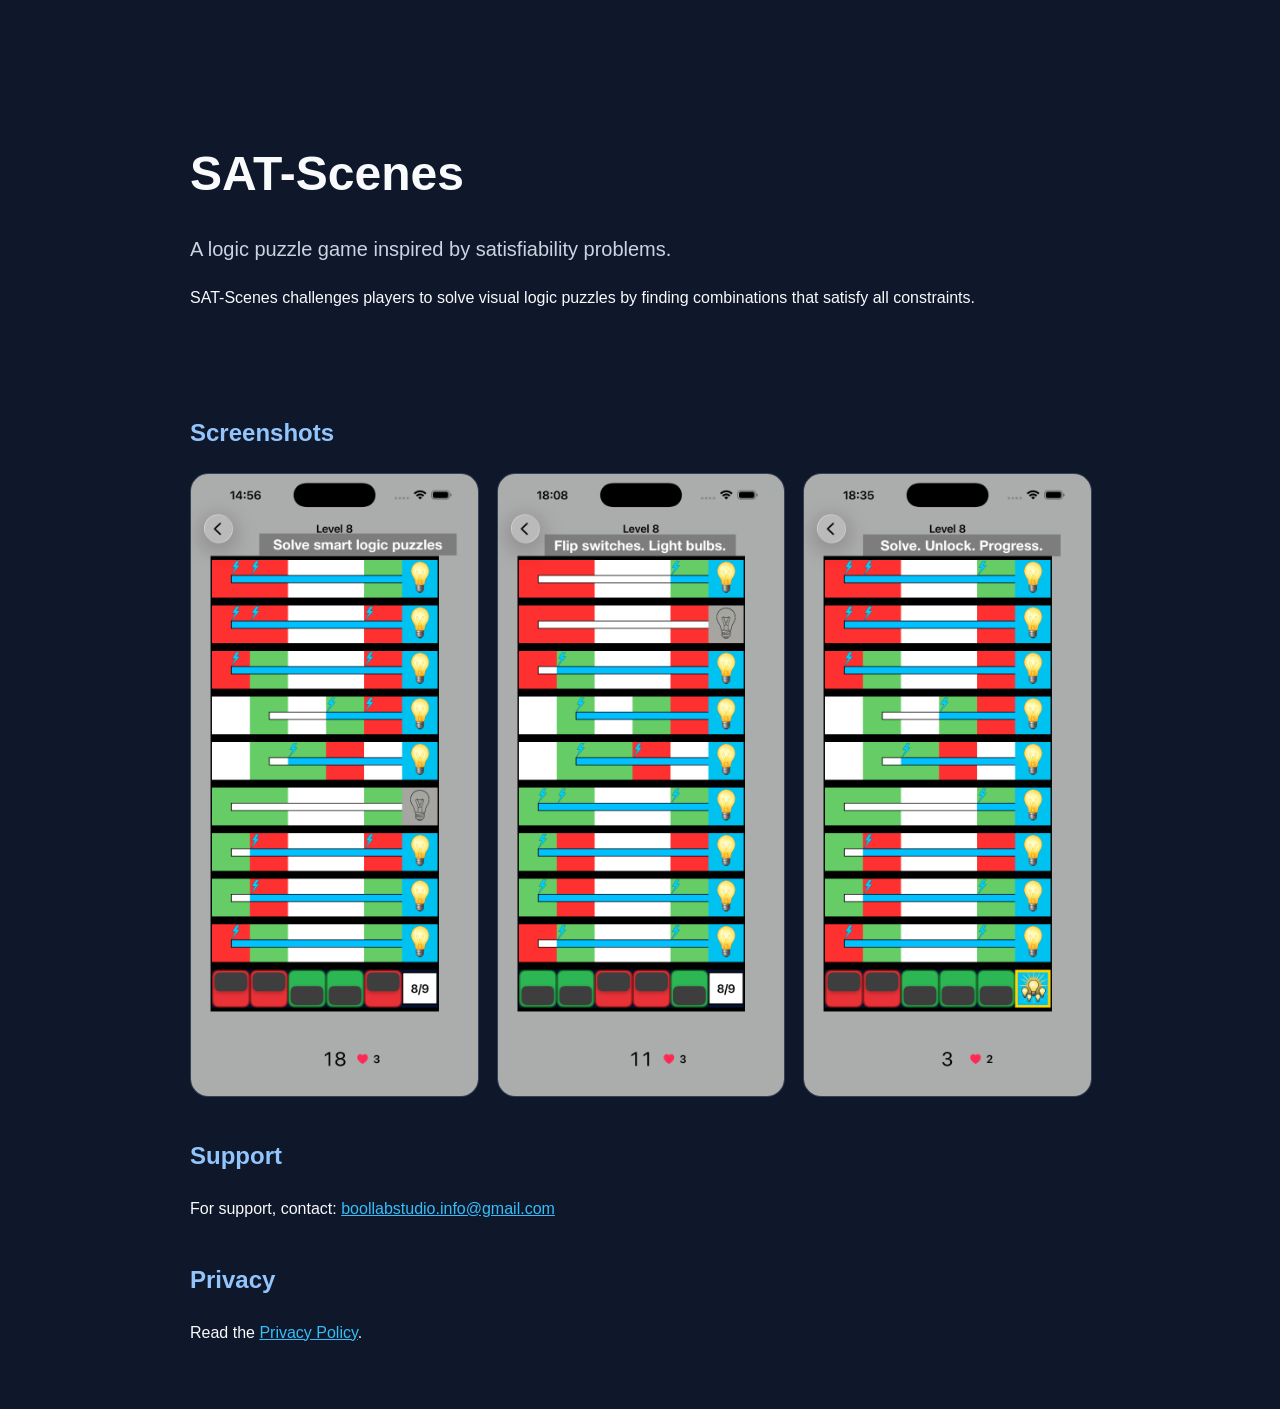
<file: index.html>
<!DOCTYPE html>
<html lang="en">
<head>
  <meta charset="UTF-8">
  <meta name="viewport" content="width=device-width, initial-scale=1.0">
  <title>SAT-Scenes</title>
  <link rel="stylesheet" href="style.css">
</head>
<body>
  <main class="container">
    <section class="hero">
      <h1>SAT-Scenes</h1>
      <p class="subtitle">A logic puzzle game inspired by satisfiability problems.</p>
      <p>
        SAT-Scenes challenges players to solve visual logic puzzles by finding combinations
        that satisfy all constraints.
      </p>
    </section>

    <section>
      <h2>Screenshots</h2>
      <div class="screenshots">
        <img src="screenshot_01_solve_logic.png" alt="SAT-Scenes solve logic screenshot">
        <img src="screenshot_02_flip_switches.png" alt="SAT-Scenes flip switches screenshot">
        <img src="screenshot_03_solve.png" alt="SAT-Scenes solved puzzle screenshot">
      </div>
    </section>

    <section>
      <h2>Support</h2>
      <p>
        For support, contact:
        <a href="mailto:boollabstudio.info@gmail.com">boollabstudio.info@gmail.com</a>
      </p>
    </section>

    <section>
      <h2>Privacy</h2>
      <p>
        Read the <a href="privacy.html">Privacy Policy</a>.
      </p>
    </section>
  </main>
</body>
</html>
</file>
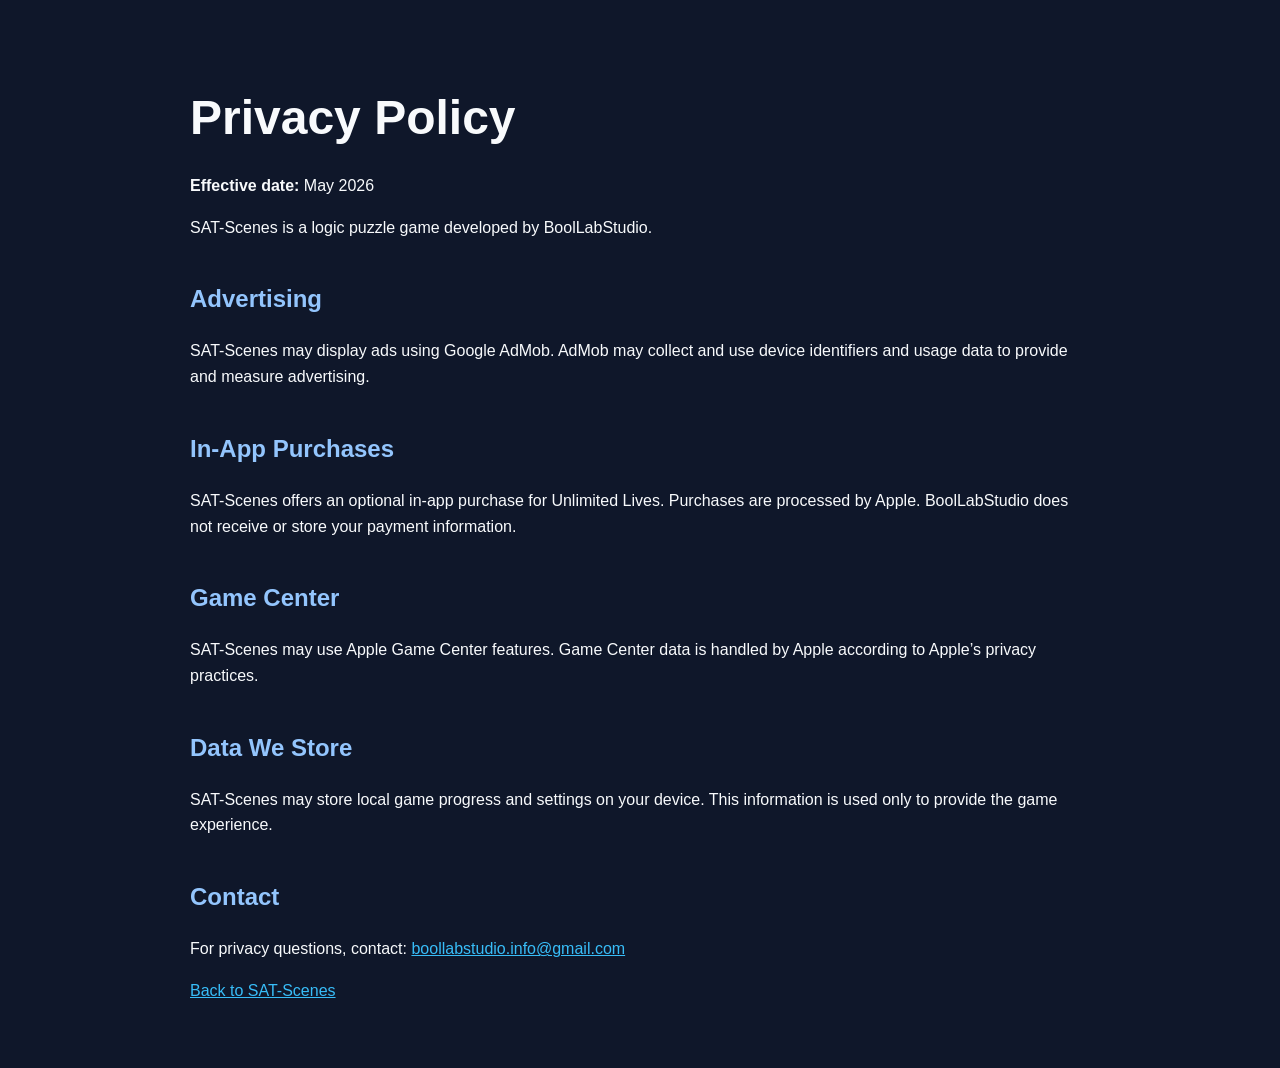
<file: privacy.html>
<!DOCTYPE html>
<html lang="en">
<head>
  <meta charset="UTF-8">
  <meta name="viewport" content="width=device-width, initial-scale=1.0">
  <title>SAT-Scenes Privacy Policy</title>
  <link rel="stylesheet" href="style.css">
</head>
<body>
  <main class="container">
    <h1>Privacy Policy</h1>

    <p><strong>Effective date:</strong> May 2026</p>

    <p>
      SAT-Scenes is a logic puzzle game developed by BoolLabStudio.
    </p>

    <h2>Advertising</h2>
    <p>
      SAT-Scenes may display ads using Google AdMob. AdMob may collect and use device
      identifiers and usage data to provide and measure advertising.
    </p>

    <h2>In-App Purchases</h2>
    <p>
      SAT-Scenes offers an optional in-app purchase for Unlimited Lives. Purchases are
      processed by Apple. BoolLabStudio does not receive or store your payment information.
    </p>

    <h2>Game Center</h2>
    <p>
      SAT-Scenes may use Apple Game Center features. Game Center data is handled by Apple
      according to Apple’s privacy practices.
    </p>

    <h2>Data We Store</h2>
    <p>
      SAT-Scenes may store local game progress and settings on your device. This information
      is used only to provide the game experience.
    </p>

    <h2>Contact</h2>
    <p>
      For privacy questions, contact:
      <a href="mailto:boollabstudio.info@gmail.com">boollabstudio.info@gmail.com</a>
    </p>

    <p><a href="index.html">Back to SAT-Scenes</a></p>
  </main>
</body>
</html>
</file>
<file: style.css>
body {
  margin: 0;
  font-family: -apple-system, BlinkMacSystemFont, "Segoe UI", sans-serif;
  background: #0f172a;
  color: #f8fafc;
  line-height: 1.6;
}

.container {
  max-width: 900px;
  margin: 0 auto;
  padding: 48px 24px;
}

.hero {
  padding: 48px 0;
}

h1 {
  font-size: 3rem;
  margin-bottom: 8px;
}

h2 {
  margin-top: 40px;
  color: #93c5fd;
}

.subtitle {
  font-size: 1.25rem;
  color: #cbd5e1;
}

a {
  color: #38bdf8;
}

.screenshots {
  display: grid;
  grid-template-columns: repeat(auto-fit, minmax(220px, 1fr));
  gap: 20px;
  margin-top: 20px;
}

.screenshots img {
  width: 100%;
  border-radius: 18px;
  border: 1px solid #334155;
  background: #1e293b;
}
</file>
